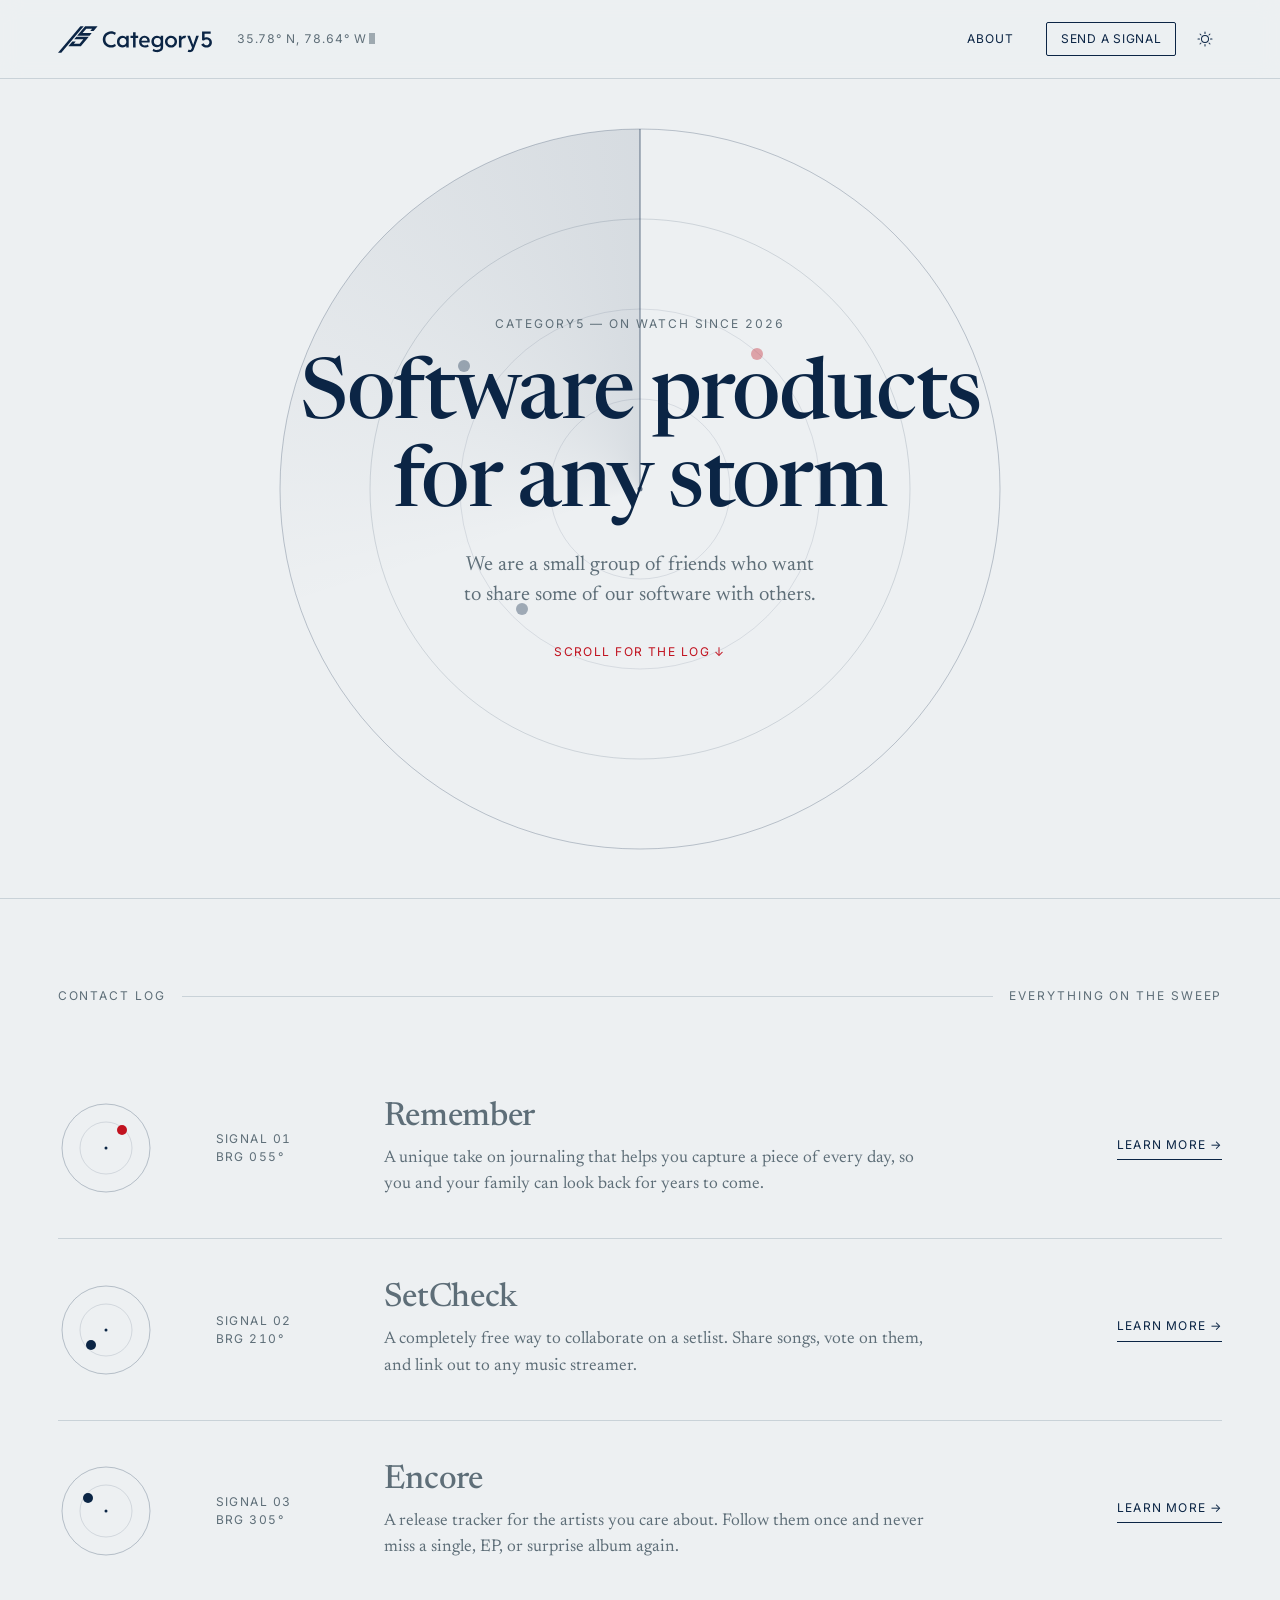
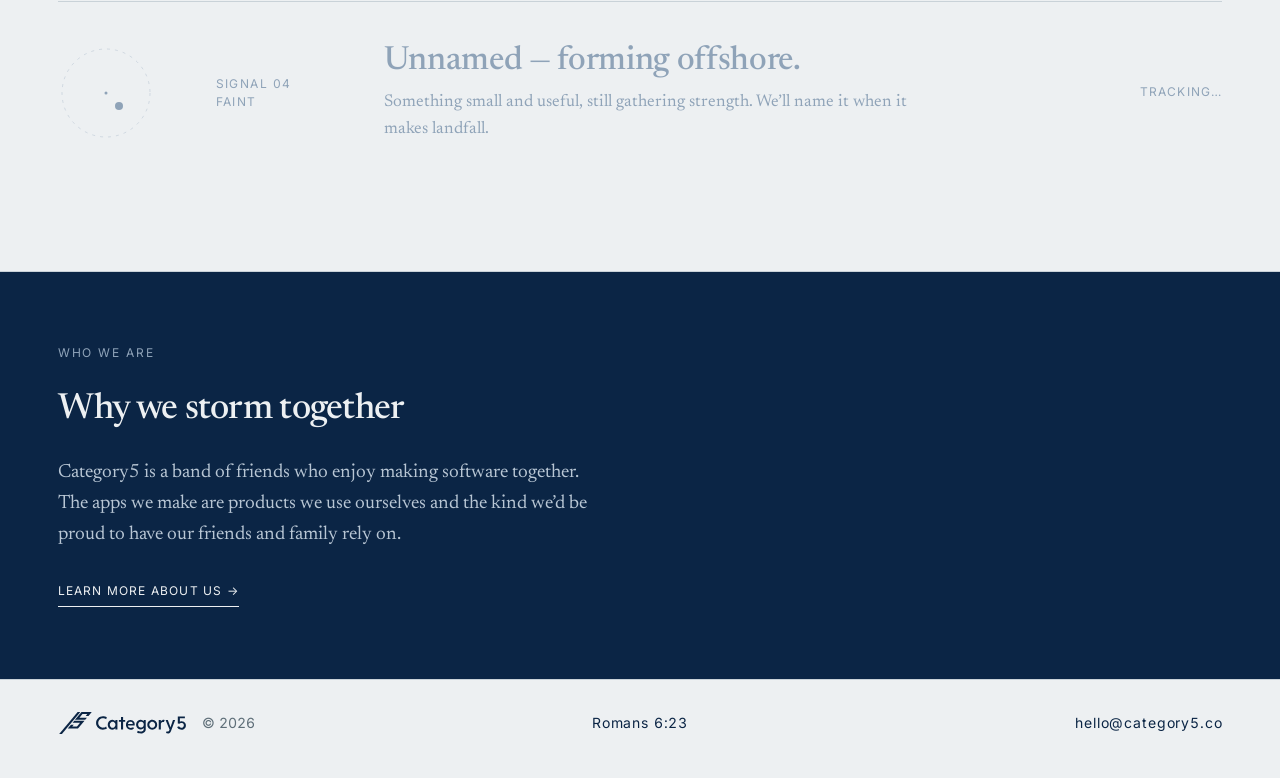
<file: index.html>
<!DOCTYPE html>
<html lang="en">
<head>
  <meta charset="UTF-8">
  <meta name="viewport" content="width=device-width, initial-scale=1.0">
  <title>Category5 — Software products for any storm</title>
  <meta name="description" content="Four developers building small, useful apps for real life. Every signal on this sweep is something we made.">
  <meta name="author" content="Category5">

  <link rel="icon" type="image/svg+xml" href="/assets/images/favicon.svg">
  <link rel="canonical" href="https://category5.co/">

  <meta property="og:type" content="website">
  <meta property="og:title" content="Category5 — Software products for any storm">
  <meta property="og:description" content="Four developers building small, useful apps for real life. Every signal on this sweep is something we made.">
  <meta property="og:url" content="https://category5.co/">
  <meta property="og:image" content="https://category5.co/assets/images/og-image.png">
  <meta name="twitter:card" content="summary_large_image">

  <script>
    (function () {
      try {
        var t = localStorage.getItem("theme");
        if (t) document.documentElement.dataset.theme = t;
      } catch (e) {}
    })();

    /* Always land at the top: drop any stale #hash and disable scroll restore */
    (function () {
      if ("scrollRestoration" in history) history.scrollRestoration = "manual";
      if (location.hash) history.replaceState(null, "", location.pathname + location.search);
      addEventListener("pageshow", function () { scrollTo({ top: 0, behavior: "instant" }); });
    })();
  </script>

  <script>
    !function(t,e){var o,n,p,r;e.__SV||(window.posthog=e,e._i=[],e.init=function(i,s,a){function g(t,e){var o=e.split(".");2==o.length&&(t=t[o[0]],e=o[1]),t[e]=function(){t.push([e].concat(Array.prototype.slice.call(arguments,0)))}}var u=e;for("undefined"!=typeof a?u=e[a]=[]:a="posthog",u.people=u.people||[],u.toString=function(t){var e="posthog";return"posthog"!==a&&(e+="."+a),t||(e+=" (stub)"),e},u.people.toString=function(){return u.toString(1)+".people (stub)"},p="init capture register register_once register_for_session unregister unregister_for_session getFeatureFlag getFeatureFlagPayload isFeatureEnabled reloadFeatureFlags group updateEarlyAccessFeatureEnrollment getEarlyAccessFeatures on onFeatureFlags onSessionId getSurveys getActiveMatchingSurveys renderSurvey canRenderSurvey getNextSurveyStep identify setPersonProperties groupIdentify alias setPersonPropertiesForFlags resetGroup setPersonPropertiesForFlags reset group Array.prototype.slice.call(arguments,0)".split(" "),r=0;r<p.length;r++)g(u,p[r]);e._i.push([i,s,a])},e.__SV=1.0,o=t.createElement("script"),n=t.getElementsByTagName("script")[0],o.type="text/javascript",o.async=!0,o.src=s.api_host.replace(".i.posthog.com","-assets.i.posthog.com")+"/static/array.js",(p=t.getElementsByTagName("script")[0]).parentNode.insertBefore(o,p))}(document,window.posthog||[]);
    posthog.init('phc_AbS95RgEFi346gUKsGRd5bDCMLLHYrsK9rWqM6aYkdkB', {
      api_host: 'https://us.i.posthog.com',
      person_profiles: 'identified_only',
    });
  </script>

  <link rel="preconnect" href="https://fonts.googleapis.com">
  <link rel="preconnect" href="https://fonts.gstatic.com" crossorigin>
  <link rel="stylesheet" href="https://fonts.googleapis.com/css2?family=Inter:wght@400;500&family=Newsreader:ital,opsz,wght@0,6..72,400;0,6..72,500;1,6..72,400&display=swap">

  <link rel="stylesheet" href="/styles.css">
</head>
<body>

  <nav class="nav" aria-label="Primary">
    <div class="nav__left">
      <a href="/" class="nav__brand" aria-label="Category5 home">
        <span class="brand-logo"></span>
      </a>
      <button type="button" class="nav__coords" aria-label="Toggle station coordinates">35.78&deg; N, 78.64&deg; W</button>
    </div>
    <button type="button" class="nav__hamburger" aria-label="Open menu" aria-expanded="false" aria-controls="nav-menu">
      <span class="nav__hamburger-bars" aria-hidden="true"></span>
    </button>

    <div class="nav__menu" id="nav-menu">
      <div class="nav__menu-inner">
        <a href="/about.html" class="nav__action">About</a>
        <a href="mailto:hello@category5.co" class="nav__action nav__action--cta">Send a signal</a>
        <button type="button" class="theme-toggle nav__action" aria-label="Switch to dark mode">
          <span class="theme-toggle__label">Dark mode</span>
          <span class="theme-toggle__icon theme-toggle__icon--sun" aria-hidden="true"></span>
          <span class="theme-toggle__icon theme-toggle__icon--moon" aria-hidden="true"></span>
        </button>
      </div>
    </div>
  </nav>

  <header class="hero">
    <div class="radar hero__radar" aria-hidden="true">
      <div class="radar__trail"></div>
      <svg class="radar__screen" viewBox="0 0 760 760" focusable="false">
        <circle class="radar__ring" cx="380" cy="380" r="360" stroke-opacity="0.24" />
        <circle class="radar__ring" cx="380" cy="380" r="270" stroke-opacity="0.14" />
        <circle class="radar__ring" cx="380" cy="380" r="180" stroke-opacity="0.10" />
        <circle class="radar__ring" cx="380" cy="380" r="90" stroke-opacity="0.10" />
        <g class="radar__arm" style="transform-origin: 380px 380px">
          <line class="radar__sweep" x1="380" y1="380" x2="380" y2="20" />
        </g>
        <circle class="radar__center" cx="380" cy="380" r="2.5" />
        <g class="radar__blip radar__blip--accent" style="--blip-delay: 2.27s">
          <circle class="radar__blip-dot" cx="497" cy="245" r="6" />
          <circle class="radar__blip-ring" cx="497" cy="245" r="13" />
        </g>
        <g class="radar__blip" style="--blip-delay: 12.47s">
          <circle class="radar__blip-dot" cx="262" cy="500" r="6" />
          <circle class="radar__blip-ring" cx="262" cy="500" r="13" />
        </g>
        <g class="radar__blip" style="--blip-delay: 16.94s">
          <circle class="radar__blip-dot" cx="204" cy="257" r="6" />
          <circle class="radar__blip-ring" cx="204" cy="257" r="13" />
        </g>
      </svg>
    </div>
    <div class="hero__copy">
      <p class="kicker hero__kicker">Category5 &mdash; On watch since 2026</p>
      <h1 class="hero__headline">Software products <br class="hero__headline-break">for any storm</h1>
      <p class="hero__sub">
        We are a small group of friends who want to share some of our software with others.
      </p>
      <a href="#log" class="hero__cue">Scroll for the log &darr;</a>
    </div>
  </header>

  <main id="log" class="contact-log" aria-label="Contact log">
    <div class="contact-log__header">
      <p class="kicker">Contact log</p>
      <span class="contact-log__rule" aria-hidden="true"></span>
      <p class="kicker">Everything on the sweep</p>
    </div>

    <!-- Remember -->
    <article class="log-entry" aria-labelledby="remember-name">
      <div class="log-entry__scope">
        <svg class="scope" width="96" height="96" viewBox="0 0 96 96" aria-hidden="true" focusable="false">
          <circle class="scope__ring" cx="48" cy="48" r="44" stroke-opacity="0.25" />
          <circle class="scope__ring" cx="48" cy="48" r="26" stroke-opacity="0.12" />
          <circle class="scope__center" cx="48" cy="48" r="1.5" />
          <circle class="scope__blip scope__blip--accent" cx="64" cy="30" r="5" />
        </svg>
      </div>
      <p class="log-entry__meta">Signal 01<br>BRG 055&deg;</p>
      <div class="log-entry__body">
        <h2 id="remember-name" class="log-entry__title">Remember</h2>
        <p class="log-entry__desc">
          A unique take on journaling that helps you capture a piece of every day,
          so you and your family can look back for years to come.
        </p>
      </div>
      <a href="https://rememberjournal.app/" class="mono-link log-entry__link" target="_blank" rel="noopener">Learn more &rarr;</a>
    </article>

    <!-- SetCheck -->
    <article class="log-entry" aria-labelledby="setcheck-name">
      <div class="log-entry__scope">
        <svg class="scope" width="96" height="96" viewBox="0 0 96 96" aria-hidden="true" focusable="false">
          <circle class="scope__ring" cx="48" cy="48" r="44" stroke-opacity="0.25" />
          <circle class="scope__ring" cx="48" cy="48" r="26" stroke-opacity="0.12" />
          <circle class="scope__center" cx="48" cy="48" r="1.5" />
          <circle class="scope__blip" cx="33" cy="63" r="5" />
        </svg>
      </div>
      <p class="log-entry__meta">Signal 02<br>BRG 210&deg;</p>
      <div class="log-entry__body">
        <h2 id="setcheck-name" class="log-entry__title">SetCheck</h2>
        <p class="log-entry__desc">
          A completely free way to collaborate on a setlist. Share songs, vote on them,
          and link out to any music streamer.
        </p>
      </div>
      <a href="https://www.setcheck.app/" class="mono-link log-entry__link" target="_blank" rel="noopener">Learn more &rarr;</a>
    </article>

    <!-- Encore -->
    <article class="log-entry" aria-labelledby="encore-name">
      <div class="log-entry__scope">
        <svg class="scope" width="96" height="96" viewBox="0 0 96 96" aria-hidden="true" focusable="false">
          <circle class="scope__ring" cx="48" cy="48" r="44" stroke-opacity="0.25" />
          <circle class="scope__ring" cx="48" cy="48" r="26" stroke-opacity="0.12" />
          <circle class="scope__center" cx="48" cy="48" r="1.5" />
          <circle class="scope__blip" cx="30" cy="35" r="5" />
        </svg>
      </div>
      <p class="log-entry__meta">Signal 03<br>BRG 305&deg;</p>
      <div class="log-entry__body">
        <h2 id="encore-name" class="log-entry__title">Encore</h2>
        <p class="log-entry__desc">
          A release tracker for the artists you care about. Follow them once
          and never miss a single, EP, or surprise album again.
        </p>
      </div>
      <a href="https://theencore.xyz/" class="mono-link log-entry__link" target="_blank" rel="noopener">Learn more &rarr;</a>
    </article>

    <!-- Forming offshore -->
    <article class="log-entry log-entry--faint" aria-labelledby="unnamed-name">
      <div class="log-entry__scope">
        <svg class="scope scope--faint" width="96" height="96" viewBox="0 0 96 96" aria-hidden="true" focusable="false">
          <circle class="scope__ring scope__ring--dashed" cx="48" cy="48" r="44" stroke-opacity="0.3" />
          <circle class="scope__center" cx="48" cy="48" r="1.5" />
          <circle class="scope__blip" cx="61" cy="61" r="4" />
        </svg>
      </div>
      <p class="log-entry__meta">Signal 04<br>Faint</p>
      <div class="log-entry__body">
        <h2 id="unnamed-name" class="log-entry__title">Unnamed &mdash; forming offshore.</h2>
        <p class="log-entry__desc">
          Something small and useful, still gathering strength.
          We&rsquo;ll name it when it makes landfall.
        </p>
      </div>
      <span class="log-entry__status">Tracking&hellip;</span>
    </article>
  </main>

  <!-- Manifest -->
  <section class="band" aria-labelledby="manifest-heading">
    <p class="kicker band__kicker">Who we are</p>
    <h2 id="manifest-heading" class="band__headline">Why we storm together</h2>
    <div class="band__cols">
      <p class="band__col">
        Category5 is a band of friends who enjoy making software together. The apps we make are products we
        use ourselves and the kind we&rsquo;d be proud to have our friends and family rely on.
      </p>
      <p class="band__col">
      </p>
    </div>
    <a href="/about.html" class="mono-link band__link">Learn more about us &rarr;</a>
  </section>

  <footer class="footer">
    <div class="footer__brand">
      <span class="brand-logo brand-logo--small" role="img" aria-label="Category5"></span>
      <span class="footer__copy">&copy; 2026</span>
    </div>
    <p class="footer__faith">Romans 6:23</p>
    <a href="mailto:hello@category5.co" class="footer__mail">hello@category5.co</a>
  </footer>

  <script src="/theme.js" defer></script>
</body>
</html>
</file>
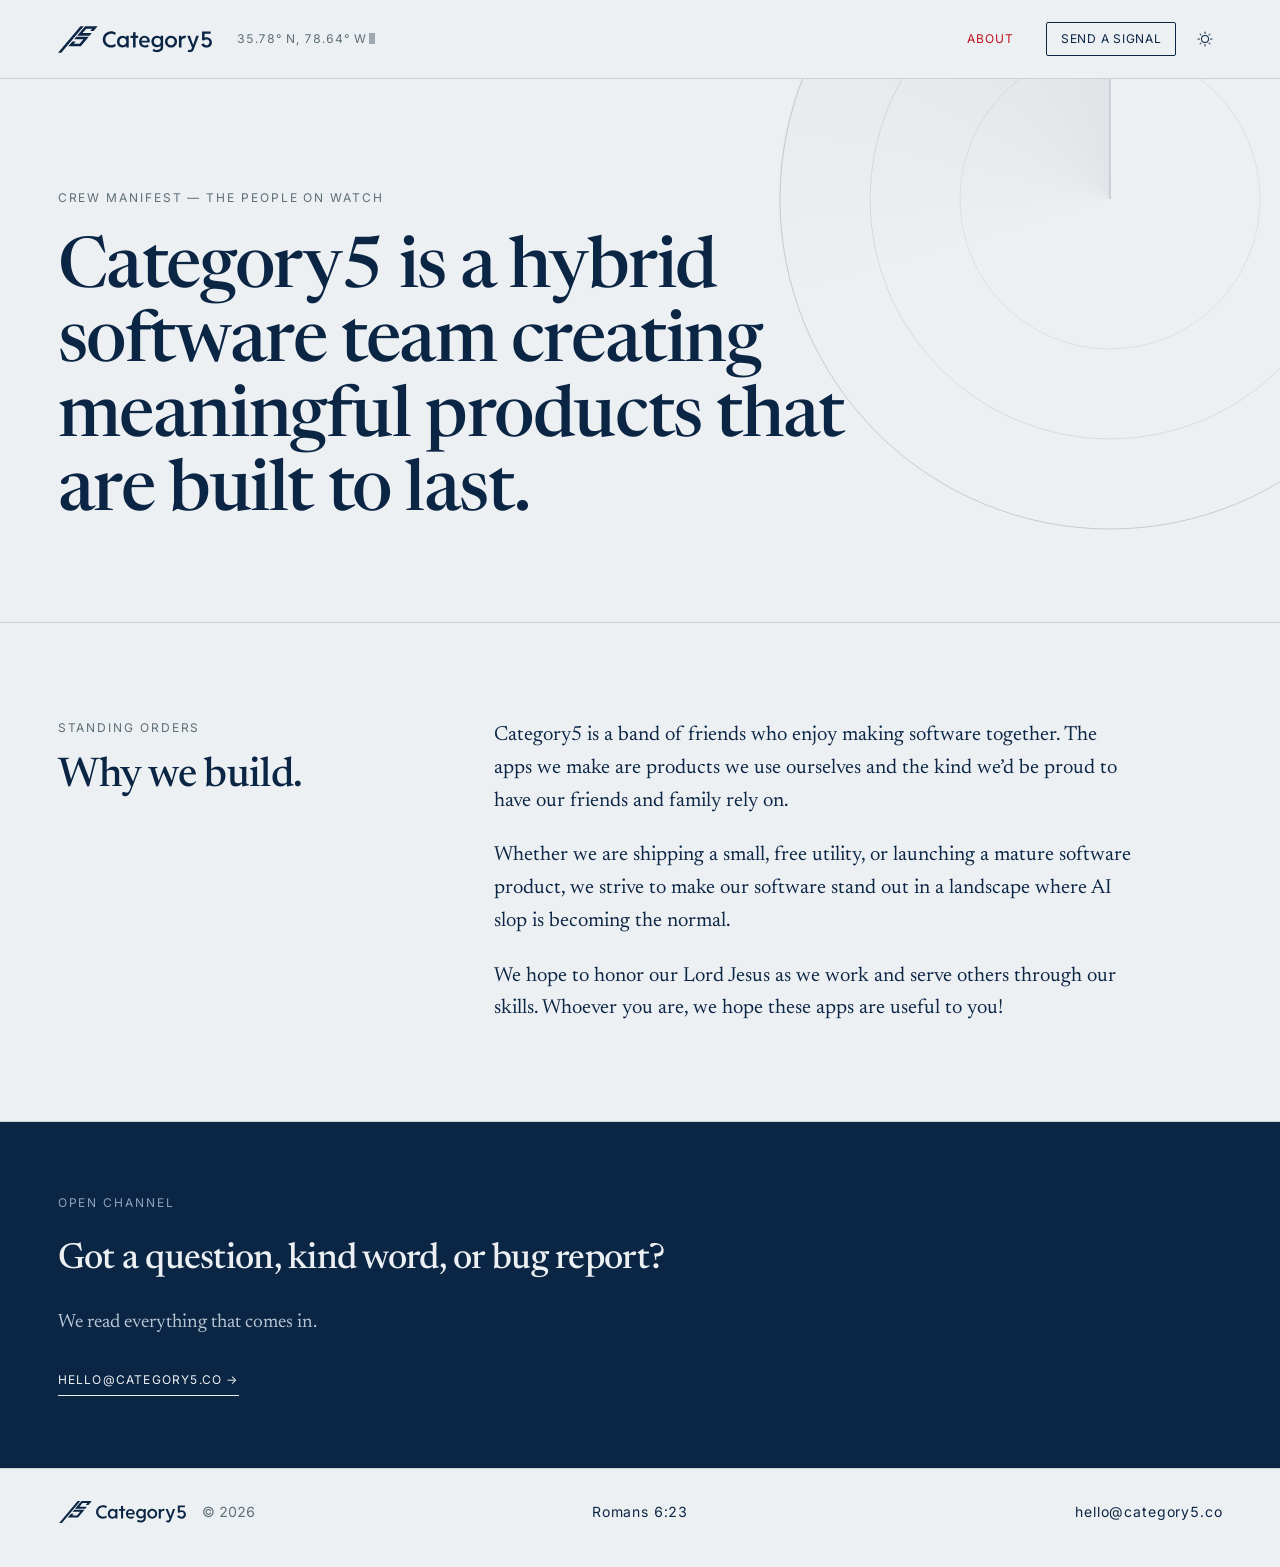
<file: about.html>
<!DOCTYPE html>
<html lang="en">
<head>
  <meta charset="UTF-8">
  <meta name="viewport" content="width=device-width, initial-scale=1.0">
  <title>About — Category5</title>
  <meta name="description" content="We are a small group of friends who want to share some of our software with others. We hope that some of you enjoy these products we have worked together on.">
  <meta name="author" content="Category5">

  <link rel="icon" type="image/svg+xml" href="/assets/images/favicon.svg">
  <link rel="canonical" href="https://category5.co/about.html">

  <meta property="og:type" content="website">
  <meta property="og:title" content="About — Category5">
  <meta property="og:description" content="We are a small group of friends who want to share some of our software with others. We hope that some of you enjoy these products we have worked together on.">
  <meta property="og:url" content="https://category5.co/about.html">
  <meta property="og:image" content="https://category5.co/assets/images/og-image.png">
  <meta name="twitter:card" content="summary_large_image">

  <script>
    (function () {
      try {
        var t = localStorage.getItem("theme");
        if (t) document.documentElement.dataset.theme = t;
      } catch (e) {}
    })();
  </script>

  <script>
    !function(t,e){var o,n,p,r;e.__SV||(window.posthog=e,e._i=[],e.init=function(i,s,a){function g(t,e){var o=e.split(".");2==o.length&&(t=t[o[0]],e=o[1]),t[e]=function(){t.push([e].concat(Array.prototype.slice.call(arguments,0)))}}var u=e;for("undefined"!=typeof a?u=e[a]=[]:a="posthog",u.people=u.people||[],u.toString=function(t){var e="posthog";return"posthog"!==a&&(e+="."+a),t||(e+=" (stub)"),e},u.people.toString=function(){return u.toString(1)+".people (stub)"},p="init capture register register_once register_for_session unregister unregister_for_session getFeatureFlag getFeatureFlagPayload isFeatureEnabled reloadFeatureFlags group updateEarlyAccessFeatureEnrollment getEarlyAccessFeatures on onFeatureFlags onSessionId getSurveys getActiveMatchingSurveys renderSurvey canRenderSurvey getNextSurveyStep identify setPersonProperties groupIdentify alias setPersonPropertiesForFlags resetGroup setPersonPropertiesForFlags reset group Array.prototype.slice.call(arguments,0)".split(" "),r=0;r<p.length;r++)g(u,p[r]);e._i.push([i,s,a])},e.__SV=1.0,o=t.createElement("script"),n=t.getElementsByTagName("script")[0],o.type="text/javascript",o.async=!0,o.src=s.api_host.replace(".i.posthog.com","-assets.i.posthog.com")+"/static/array.js",(p=t.getElementsByTagName("script")[0]).parentNode.insertBefore(o,p))}(document,window.posthog||[]);
    posthog.init('phc_AbS95RgEFi346gUKsGRd5bDCMLLHYrsK9rWqM6aYkdkB', {
      api_host: 'https://us.i.posthog.com',
      person_profiles: 'identified_only',
    });
  </script>

  <link rel="preconnect" href="https://fonts.googleapis.com">
  <link rel="preconnect" href="https://fonts.gstatic.com" crossorigin>
  <link rel="stylesheet" href="https://fonts.googleapis.com/css2?family=Inter:wght@400;500&family=Newsreader:ital,opsz,wght@0,6..72,400;0,6..72,500;1,6..72,400&display=swap">

  <link rel="stylesheet" href="/styles.css">
</head>
<body class="page-about">

  <nav class="nav" aria-label="Primary">
    <div class="nav__left">
      <a href="/" class="nav__brand" aria-label="Category5 home">
        <span class="brand-logo"></span>
      </a>
      <button type="button" class="nav__coords" aria-label="Toggle station coordinates">35.78&deg; N, 78.64&deg; W</button>
    </div>
    <button type="button" class="nav__hamburger" aria-label="Open menu" aria-expanded="false" aria-controls="nav-menu">
      <span class="nav__hamburger-bars" aria-hidden="true"></span>
    </button>

    <div class="nav__menu" id="nav-menu">
      <div class="nav__menu-inner">
        <a href="/about.html" class="nav__action" aria-current="page">About</a>
        <a href="mailto:hello@category5.co" class="nav__action nav__action--cta">Send a signal</a>
        <button type="button" class="theme-toggle nav__action" aria-label="Switch to dark mode">
          <span class="theme-toggle__label">Dark mode</span>
          <span class="theme-toggle__icon theme-toggle__icon--sun" aria-hidden="true"></span>
          <span class="theme-toggle__icon theme-toggle__icon--moon" aria-hidden="true"></span>
        </button>
      </div>
    </div>
  </nav>

  <header class="page-header">
    <div class="radar radar--faint page-header__radar" aria-hidden="true">
      <div class="radar__trail"></div>
      <svg class="radar__screen" viewBox="0 0 700 700" focusable="false">
        <circle class="radar__ring" cx="350" cy="350" r="330" stroke-opacity="0.18" />
        <circle class="radar__ring" cx="350" cy="350" r="240" stroke-opacity="0.10" />
        <circle class="radar__ring" cx="350" cy="350" r="150" stroke-opacity="0.08" />
        <g class="radar__arm" style="transform-origin: 350px 350px">
          <line class="radar__sweep" x1="350" y1="350" x2="350" y2="20" />
        </g>
      </svg>
    </div>
    <p class="kicker">Crew manifest &mdash; The people on watch</p>
    <h1 class="page-header__headline">Category5 is a hybrid software team creating meaningful products that are built to last.</h1>
    <!--<p class="page-header__lede">
      We run a small software station. No investors, no growth team, no ads &mdash;
      just four people who believe small, useful tools are a quiet way to serve others.
    </p>-->
  </header>

  <!--<section class="crew-grid" aria-label="The crew">
    <article class="crew-card crew-grid__item">
      <svg class="scope crew-card__scope" width="64" height="64" viewBox="0 0 64 64" aria-hidden="true" focusable="false">
        <circle class="scope__ring" cx="32" cy="32" r="30" stroke-opacity="0.3" />
        <circle class="scope__blip scope__blip--accent" cx="32" cy="32" r="6" />
      </svg>
      <p class="crew-card__watch">First watch</p>
      <h2 class="crew-card__name">The one who builds Remember</h2>
      <p class="crew-card__note">Keeps a journal on paper too. Forgets nothing now.</p>
    </article>
    <article class="crew-card crew-grid__item">
      <svg class="scope crew-card__scope" width="64" height="64" viewBox="0 0 64 64" aria-hidden="true" focusable="false">
        <circle class="scope__ring" cx="32" cy="32" r="30" stroke-opacity="0.3" />
        <circle class="scope__blip" cx="24" cy="40" r="6" />
      </svg>
      <p class="crew-card__watch">Second watch</p>
      <h2 class="crew-card__name">The one who builds SetCheck</h2>
      <p class="crew-card__note">Plays in a band. The group chat is for jokes now.</p>
    </article>
    <article class="crew-card crew-grid__item">
      <svg class="scope crew-card__scope" width="64" height="64" viewBox="0 0 64 64" aria-hidden="true" focusable="false">
        <circle class="scope__ring" cx="32" cy="32" r="30" stroke-opacity="0.3" />
        <circle class="scope__blip" cx="44" cy="26" r="6" />
      </svg>
      <p class="crew-card__watch">Third watch</p>
      <h2 class="crew-card__name">The one with the red pen</h2>
      <p class="crew-card__note">Design and words. Rewrites this page when we&rsquo;re not looking.</p>
    </article>
    <article class="crew-card crew-grid__item">
      <svg class="scope crew-card__scope" width="64" height="64" viewBox="0 0 64 64" aria-hidden="true" focusable="false">
        <circle class="scope__ring" cx="32" cy="32" r="30" stroke-opacity="0.3" />
        <circle class="scope__blip" cx="20" cy="24" r="6" />
      </svg>
      <p class="crew-card__watch">Fourth watch</p>
      <h2 class="crew-card__name">The one who keeps the lights on</h2>
      <p class="crew-card__note">Servers, backups, and the occasional 2 a.m. page.</p>
    </article>
  </section>-->

  <section class="why" aria-labelledby="why-heading">
    <div class="why__head">
      <p class="kicker">Standing orders</p>
      <h2 id="why-heading" class="why__headline">Why we build.</h2>
    </div>
    <div class="why__body">
      <p class="why__lede">
        Category5 is a band of friends who enjoy making software together. The apps we make are products we
        use ourselves and the kind we&rsquo;d be proud to have our friends and family rely on.
      </p>
      <p class="why__lede">
        Whether we are shipping a small, free utility, or launching a mature software product, we strive to make
        our software stand out in a landscape where AI slop is becoming the normal.
      </p>
      <p class="why__lede">
        We hope to honor our Lord Jesus as we work and serve others through our skills. Whoever you are, we hope these apps are useful to you!
      </p>
    </div>
  </section>

  <section class="band" aria-labelledby="say-hi-heading">
    <p class="kicker band__kicker">Open channel</p>
    <h2 id="say-hi-heading" class="band__headline">Got a question, kind word, or bug report?</h2>
    <div class="band__cols">
      <p class="band__col">We read everything that comes in.</p>
    </div>
    <a href="mailto:hello@category5.co" class="mono-link band__link">hello@category5.co &rarr;</a>
  </section>

  <footer class="footer">
    <div class="footer__brand">
      <span class="brand-logo brand-logo--small" role="img" aria-label="Category5"></span>
      <span class="footer__copy">&copy; 2026</span>
    </div>
    <p class="footer__faith">Romans 6:23</p>
    <a href="mailto:hello@category5.co" class="footer__mail">hello@category5.co</a>
  </footer>

  <script src="/theme.js" defer></script>
</body>
</html>
</file>
<file: styles.css>
/* =============================================================
   Category5 — styles.css
   Radar station · mist paper / night watch · Newsreader + Inter
   BEM structure: blocks own their elements (block__element) and
   modifiers (block--modifier); context tweaks use mixes.
   ============================================================= */

/* ---------- Tokens ---------- */
/* Colors are declared once as light-dark(day watch, night watch); the
   effective scheme follows the OS unless data-theme (stamped pre-paint
   from localStorage) pins it via color-scheme below. */
:root {
  color-scheme: light dark;

  --bg:            light-dark(#EDF0F2, #081E38);
  --ink:           light-dark(#0B2545, #E8EEF4);
  --muted:         light-dark(#5E6E78, #8FA3B8);
  --soft:          light-dark(#3E5165, #B8C6D4);
  --faint:         light-dark(#8FA3B8, #5E6E78);
  --line:          light-dark(#C9D2D8, #1E3A5C);
  --accent:        light-dark(#C1121F, #FF4D5A);

  /* Inverse band (opposite surface on the page) */
  --inverse-bg:     light-dark(#0B2545, #E8EEF4);
  --inverse-ink:    light-dark(#EDF0F2, #0B2545);
  --inverse-soft:   light-dark(#B8C6D4, #3E5165);
  --inverse-kicker: light-dark(#8FA3B8, #5E6E78);

  /* Radar */
  --sweep-o: 0.4;
  --dot-o:   0.6;
  --trail: light-dark(color-mix(in srgb, var(--ink) 10%, transparent),
                      color-mix(in srgb, var(--ink) 16%, transparent));

  /* Theme toggle icon (shows the active mode) */
  --show-sun:  block;
  --show-moon: none;

  /* Type */
  --serif: "Newsreader", "Iowan Old Style", Georgia, serif;
  --sans:  "Inter", -apple-system, system-ui, sans-serif;

  /* Layout */
  --gutter: clamp(1.25rem, 4.5vw, 4rem);
  --nav-control-h: 2.125rem;
  --nav-pad-y: 1.375rem;
  /* Frosted treatment shared by the nav bar and its drop-down menu */
  --glass: saturate(140%) blur(10px);
  /* The nav is a single row at every width: its controls are all --nav-control-h
     tall and the open menu is taken out of flow, so its height is derivable. */
  --nav-h: calc(2 * var(--nav-pad-y) + var(--nav-control-h) + 1px);

  /* Motion */
  --ease: cubic-bezier(.2, .7, .25, 1);
  --sweep-period: 20s;
}

/* An explicit choice pins the scheme; light-dark() colors follow it */
:root[data-theme="light"] { color-scheme: light; }
:root[data-theme="dark"]  { color-scheme: dark; }

/* Non-color night-watch tokens (light-dark() only takes colors) */
:root[data-theme="dark"] {
  --sweep-o: 0.7;
  --dot-o:   1;
  --show-sun:  none;
  --show-moon: block;
}

@media (prefers-color-scheme: dark) {
  :root:not([data-theme="light"]) {
    --sweep-o: 0.7;
    --dot-o:   1;
    --show-sun:  none;
    --show-moon: block;
  }
}

/* ---------- Reset (tag selectors allowed here only) ---------- */
*, *::before, *::after { box-sizing: border-box; }
html { -webkit-text-size-adjust: 100%; }
body { margin: 0; }
img, svg { max-width: 100%; display: block; }
ul, ol { list-style: none; padding: 0; margin: 0; }
button { font: inherit; background: none; border: 0; padding: 0; cursor: pointer; color: inherit; }
h1, h2, h3, p { margin: 0; }

/* ---------- Base ---------- */
html {
  background: var(--bg);
  color: var(--ink);
  font-family: var(--serif);
  font-size: 16px;
  line-height: 1.55;
  scroll-behavior: smooth;
  -webkit-font-smoothing: antialiased;
  -moz-osx-font-smoothing: grayscale;
}

@media (prefers-reduced-motion: reduce) {
  html { scroll-behavior: auto; }
}

body {
  min-height: 100vh;
  overflow-x: hidden;
}

a { color: inherit; }

::selection {
  background: var(--accent);
  color: var(--bg);
}

/* ---------- Shared type blocks ---------- */
.kicker {
  font-family: var(--sans);
  font-size: 0.75rem;
  letter-spacing: 0.16em;
  text-transform: uppercase;
  font-variant-numeric: tabular-nums;
  color: var(--muted);
}

.mono-link {
  display: inline-block;
  font-family: var(--sans);
  font-size: 0.75rem;
  letter-spacing: 0.1em;
  text-transform: uppercase;
  text-decoration: none;
  color: var(--ink);
  padding-bottom: 5px;
  border-bottom: 1px solid var(--ink);
  transition: color .18s var(--ease), border-color .18s var(--ease);

  &:hover { color: var(--accent); border-color: var(--accent); }
}

/* ---------- Brand logo (masked so it themes) ---------- */
.brand-logo {
  display: block;
  width: 155px;
  height: 27px;
  background: currentColor;
  -webkit-mask: url("/assets/images/cat5-logo.svg") no-repeat center / contain;
  mask: url("/assets/images/cat5-logo.svg") no-repeat center / contain;

  &.brand-logo--small { width: 130px; height: 22px; }
}

/* ---------- Nav ---------- */
.nav {
  position: sticky;
  top: 0;
  z-index: 50;
  display: flex;
  align-items: center;
  justify-content: space-between;
  gap: 1rem 1.5rem;
  padding: var(--nav-pad-y) var(--gutter);
  background: color-mix(in srgb, var(--bg) 90%, transparent);
  backdrop-filter: var(--glass);
  -webkit-backdrop-filter: var(--glass);
  border-bottom: 1px solid var(--line);

  .nav__left { display: flex; align-items: center; gap: 1.5rem; white-space: nowrap; }

  .nav__brand {
    color: var(--ink);

    &:hover { color: var(--muted); }
  }

  .nav__coords {
    font-family: var(--sans);
    font-size: 0.75rem;
    letter-spacing: 0.08em;
    /* Both station strings share a shape, so tabular figures keep them identical */
    font-variant-numeric: tabular-nums;
    color: var(--muted);
    transition: color .18s var(--ease);

    &:hover { color: var(--ink); }

    /* Drawn rather than a "█" glyph: Inter's subsets omit U+2588, so the
       character would fall back to a system font of unpredictable size */
    &::after {
      content: "";
      display: inline-block;
      width: 0.5em;
      height: 0.95em;
      margin-left: 0.2em;
      vertical-align: -0.14em;
      background: currentColor;
      opacity: 0.55;
      animation: coords-blink 1.2s step-end infinite;
    }

    &.nav__coords--typing::after { animation: none; }
  }

  .nav__hamburger {
    display: inline-flex;
    align-items: center;
    justify-content: center;
    width: var(--nav-control-h);
    height: var(--nav-control-h);
    padding: 0;
    color: var(--ink);
    border: 1px solid transparent;
    border-radius: 2px;
    transition: border-color .18s var(--ease);

    &:hover { border-color: var(--ink); }

    /* Three bars: the middle one is the element, the outer two its pseudos */
    .nav__hamburger-bars,
    .nav__hamburger-bars::before,
    .nav__hamburger-bars::after {
      display: block;
      width: 18px;
      height: 1.5px;
      background: currentColor;
      transition: transform .28s var(--ease), opacity .18s var(--ease);
    }

    .nav__hamburger-bars {
      position: relative;

      &::before, &::after { content: ""; position: absolute; left: 0; }
      &::before { top: -6px; }
      &::after  { top: 6px; }
    }

    &[aria-expanded="true"] .nav__hamburger-bars {
      background: transparent;

      &::before { transform: translateY(6px) rotate(45deg); }
      &::after  { transform: translateY(-6px) rotate(-45deg); }
    }
  }

  /* Slide-down panel: the grid row collapses to 0fr when closed.
     Absolute positioning resolves against the nav's padding box, so top:100%
     would land on the nav's bottom border and paint over it; the extra 1px
     clears the border so the header keeps its divider at every width. */
  .nav__menu {
    position: absolute;
    top: calc(100% + 1px);
    left: 0;
    right: 0;
    display: grid;
    grid-template-rows: 0fr;
    background: color-mix(in srgb, var(--bg) 96%, transparent);
    backdrop-filter: var(--glass);
    -webkit-backdrop-filter: var(--glass);
    border-bottom: 1px solid transparent;
    transition: grid-template-rows .3s var(--ease), border-color .3s var(--ease);

    .nav__menu-inner {
      display: flex;
      flex-direction: column;
      min-height: 0;
      overflow: hidden;
      opacity: 0;
      /* Keeps the collapsed links out of the tab order */
      visibility: hidden;
      transition: opacity .2s var(--ease), visibility .3s var(--ease);
    }

    &.nav__menu--open {
      grid-template-rows: 1fr;
      border-bottom-color: var(--line);

      .nav__menu-inner {
        opacity: 1;
        visibility: visible;
        transition-delay: .08s, 0s;
      }
    }
  }

  .nav__action {
    display: flex;
    align-items: center;
    justify-content: space-between;
    gap: 1rem;
    width: 100%;
    padding: 1rem var(--gutter);
    font-family: var(--sans);
    font-size: 0.8125rem;
    letter-spacing: 0.08em;
    text-transform: uppercase;
    text-align: left;
    text-decoration: none;
    color: var(--ink);
    border-top: 1px solid var(--line);
    transition: background .18s var(--ease), color .18s var(--ease);

    &:first-child { border-top: 0; }
    &:hover { color: var(--accent); }
    &[aria-current="page"] { color: var(--accent); }
  }

  @media (max-width: 480px) {
    .nav__coords { display: none; }
  }

  /* iPad and up: the menu unfolds back into the full inline nav */
  @media (min-width: 768px) {
    .nav__hamburger { display: none; }

    .nav__menu {
      position: static;
      display: block;
      background: none;
      backdrop-filter: none;
      -webkit-backdrop-filter: none;
      border-bottom: 0;

      .nav__menu-inner {
        flex-direction: row;
        align-items: center;
        gap: 2rem;
        overflow: visible;
        opacity: 1;
        visibility: visible;
      }
    }

    .nav__action {
      width: auto;
      padding: 0;
      font-size: 0.75rem;
      white-space: nowrap;
      border-top: 0;
    }

    .nav__action--cta {
      height: var(--nav-control-h);
      padding: 0 0.875rem;
      letter-spacing: 0.06em;
      border: 1px solid var(--ink);
      border-radius: 2px;
      transition: background .18s var(--ease), color .18s var(--ease);

      &:hover { background: var(--ink); color: var(--bg); }
    }

    /* Back to the icon-only square button */
    .theme-toggle {
      justify-content: center;
      width: var(--nav-control-h);
      height: var(--nav-control-h);
      margin-left: -1.25rem;
      border: 1px solid transparent;
      border-radius: 2px;
      transition: border-color .18s var(--ease);

      &:hover { border-color: var(--ink); }

      .theme-toggle__label {
        position: absolute;
        width: 1px;
        height: 1px;
        overflow: hidden;
        clip-path: inset(50%);
        white-space: nowrap;
      }
    }
  }

  @media (prefers-reduced-motion: reduce) {
    .nav__coords::after { animation: none; }
  }
}

@keyframes coords-blink {
  50% { opacity: 0; }
}

/* ---------- Theme toggle ---------- */
.theme-toggle {
  /* Layout comes from .nav__action; this block only carries the icons */

  /* Masked like .brand-logo so the icons theme via currentColor */
  .theme-toggle__icon {
    width: 16px;
    height: 16px;
    flex-shrink: 0;
    background: currentColor;

    /* The icon shows the theme that's currently active */
    &.theme-toggle__icon--sun {
      display: var(--show-sun);
      -webkit-mask: url("/assets/images/sun.svg") no-repeat center / contain;
      mask: url("/assets/images/sun.svg") no-repeat center / contain;
    }

    &.theme-toggle__icon--moon {
      display: var(--show-moon);
      -webkit-mask: url("/assets/images/moon.svg") no-repeat center / contain;
      mask: url("/assets/images/moon.svg") no-repeat center / contain;
    }
  }
}

/* ---------- Radar (shared sweep visual; hero + page header) ---------- */
.radar {
  pointer-events: none;

  .radar__screen {
    position: absolute;
    inset: 0;
    width: 100%;
    height: 100%;
    max-width: none;
    color: var(--ink);
  }

  .radar__ring   { fill: none; stroke: currentColor; }
  .radar__sweep  { stroke: currentColor; stroke-width: 1.5; opacity: var(--sweep-o); }
  .radar__center { fill: currentColor; opacity: var(--dot-o); }

  /* The arm spins once per --sweep-period; blip flares run on the same
     clock, offset by each blip's bearing (inline per blip:
     --blip-delay = bearing / 360° × --sweep-period), so they fire as the
     arm crosses. Each arm's transform-origin is inline in the SVG. */
  .radar__arm { animation: radar-rotate var(--sweep-period) linear infinite; }

  .radar__trail {
    position: absolute;
    inset: 2.632%;
    border-radius: 50%;
    background: conic-gradient(from 0deg, transparent 0deg 250deg, var(--trail) 360deg);
    animation: radar-rotate var(--sweep-period) linear infinite;
  }

  .radar__blip--accent { color: var(--accent); }

  .radar__blip-dot {
    fill: currentColor;
    opacity: 0.35;
    transform-box: fill-box;
    transform-origin: center;
    animation: blip-flare var(--sweep-period) linear infinite;
    animation-delay: var(--blip-delay, 0s);
  }

  .radar__blip-ring {
    fill: none;
    stroke: currentColor;
    opacity: 0;
    transform-box: fill-box;
    transform-origin: center;
    animation: blip-ripple var(--sweep-period) linear infinite;
    animation-delay: var(--blip-delay, 0s);
  }

  &.radar--faint {
    .radar__sweep { stroke-width: 1; opacity: 0.25; }
    .radar__trail { opacity: 0.6; }
  }

  /* theme.js toggles this while the radar is off-screen (all animations
     share one clock, so pausing together keeps the blips in sync) */
  &.radar--paused {
    .radar__arm,
    .radar__trail,
    .radar__blip-dot,
    .radar__blip-ring { animation-play-state: paused; }
  }

  @media (prefers-reduced-motion: reduce) {
    .radar__arm,
    .radar__trail,
    .radar__blip-dot,
    .radar__blip-ring { animation: none; }
    .radar__arm,
    .radar__trail { transform: rotate(30deg); }
    .radar__blip-dot  { opacity: 1; }
    .radar__blip-ring { opacity: 0.35; }
  }
}

@keyframes radar-rotate {
  to { transform: rotate(360deg); }
}

@keyframes blip-flare {
  0%   { opacity: 1; transform: scale(1.45); }
  4%   { transform: scale(1); }
  38%  { opacity: 0.35; }
  100% { opacity: 0.35; }
}

@keyframes blip-ripple {
  0%   { opacity: 0.7; transform: scale(0.4); }
  9%   { opacity: 0; transform: scale(1.7); }
  100% { opacity: 0; transform: scale(1.7); }
}

/* ---------- Scope (small station dial) ---------- */
.scope {
  color: var(--ink);

  .scope__ring {
    fill: none;
    stroke: currentColor;

    &.scope__ring--dashed { stroke-dasharray: 3 5; }
  }

  .scope__center { fill: currentColor; }

  .scope__blip {
    fill: currentColor;

    &.scope__blip--accent { fill: var(--accent); }
  }

  &.scope--faint { color: var(--faint); }
}

/* ---------- Hero ---------- */
.hero {
  position: relative;
  display: flex;
  flex-direction: column;
  align-items: center;
  justify-content: center;
  /* Fills the viewport left over below the nav, so the copy centers optically */
  min-height: clamp(520px, calc(100svh - var(--nav-h)), 820px);
  overflow: clip;
  border-bottom: 1px solid var(--line);

  .hero__radar {
    position: absolute;
    top: 50%;
    left: 50%;
    transform: translate(-50%, -50%);
    height: calc(100dvh - 100px);
    max-height: 760px;
    width: auto;
    aspect-ratio: 1;
  }

  .hero__copy {
    position: relative;
    display: flex;
    flex-direction: column;
    align-items: center;
    text-align: center;
    padding: 0 var(--gutter);
  }

  /* Mix: spacing for the kicker block within the hero */
  .hero__kicker { margin-bottom: 1.25rem; }

  .hero__headline {
    font-weight: 500;
    font-size: clamp(3rem, 8.5vw, 5.25rem);
    line-height: 1.05;
    letter-spacing: -0.02em;
    color: var(--ink);
    max-width: 20ch;
    text-wrap: balance;
  }

  /* Mix: the manual break only helps once the line fits on one row. This
     breakpoint is tuned to the current headline text — re-check it if the
     copy changes, since a longer line needs to fall back to balance sooner. */
  .hero__headline-break {
    @media (max-width: 560px) { display: none; }
  }

  .hero__sub {
    font-size: clamp(1.1875rem, 1.6vw, 1.3125rem);
    line-height: 1.5;
    color: var(--muted);
    max-width: 28rem;
    margin-top: 1.225rem;
    text-wrap: balance;
  }

  .hero__cue {
    display: inline-block;
    font-family: var(--sans);
    font-size: 0.75rem;
    letter-spacing: 0.12em;
    text-transform: uppercase;
    text-decoration: none;
    color: var(--accent);
    margin-top: 2rem;

    &:hover { text-decoration: underline; text-underline-offset: 0.3em; }
  }
}

/* ---------- Contact log ---------- */
.contact-log {
  padding: clamp(3.5rem, 8vw, 5.5rem) var(--gutter);
  border-bottom: 1px solid var(--line);

  .contact-log__header {
    display: flex;
    align-items: baseline;
    gap: 1rem;
    margin-bottom: clamp(2rem, 5vw, 3.25rem);
  }

  .contact-log__rule {
    flex: 1;
    align-self: center;
    height: 1px;
    background: var(--line);
  }
}

.log-entry {
  display: flex;
  align-items: center;
  gap: 3rem;
  padding: 2.5rem 0;
  border-bottom: 1px solid var(--line);
  color: var(--muted);

  .log-entry__scope { width: 6.875rem; flex-shrink: 0; }

  /* Tabular figures line the signal and bearing numbers up down the column */
  .log-entry__meta {
    width: 7.5rem;
    flex-shrink: 0;
    font-family: var(--sans);
    font-size: 0.75rem;
    line-height: 1.5;
    letter-spacing: 0.12em;
    text-transform: uppercase;
    font-variant-numeric: tabular-nums;
  }

  .log-entry__body { flex: 1; min-width: 0; }

  .log-entry__title {
    font-weight: 500;
    font-size: clamp(1.5rem, 2.6vw, 2.25rem);
    line-height: 1.2;
    letter-spacing: -0.01em;
    transition: color .18s var(--ease);
  }

  &:hover .log-entry__title { color: var(--ink); }

  .log-entry__desc {
    font-size: 1.0625rem;
    line-height: 1.55;
    max-width: 35rem;
    margin-top: 0.5rem;
  }

  /* Mix: layout for the mono-link block within the entry row */
  .log-entry__link {
    flex-shrink: 0;
    align-self: center;
  }

  .log-entry__status {
    flex-shrink: 0;
    align-self: center;
    font-family: var(--sans);
    font-size: 0.75rem;
    letter-spacing: 0.1em;
    text-transform: uppercase;
    color: var(--faint);
  }

  &.log-entry--faint {
    color: var(--faint);

    &:hover .log-entry__title { color: var(--faint); }
  }

  @media (max-width: 860px) {
    & { flex-wrap: wrap; gap: 1.25rem 2rem; }
    .log-entry__body { flex-basis: 100%; order: 3; }
    .log-entry__meta { width: auto; align-self: center; }
    .log-entry__link,
    .log-entry__status { order: 4; }
  }

  &:last-child {
      border-bottom: 0;
  }
}

/* ---------- Inverse band (manifest / say hi) ---------- */
.band {
  background: var(--inverse-bg);
  color: var(--inverse-soft);
  padding: clamp(3rem, 7vw, 4.5rem) var(--gutter);

  /* Mix: inverse color for the kicker block within the band */
  .band__kicker { color: var(--inverse-kicker); }

  .band__headline {
    font-weight: 500;
    font-size: clamp(1.625rem, 3vw, 2.25rem);
    line-height: 1.1;
    letter-spacing: -0.02em;
    color: var(--inverse-ink);
    margin-top: 1.75rem;
  }

  .band__cols {
    display: flex;
    gap: clamp(2rem, 5vw, 4.5rem);
    margin-top: 1.75rem;
  }

  .band__col {
    flex: 1;
    font-size: clamp(1.0625rem, 1.5vw, 1.25rem);
    line-height: 1.6;
  }

  /* Mix: inverse styling for the mono-link block within the band */
  .band__link {
    margin-top: 2rem;
    color: var(--inverse-ink);
    border-color: var(--inverse-ink);

    &:hover { opacity: 0.7; }
  }

  @media (max-width: 720px) {
    .band__cols { flex-direction: column; gap: 1.25rem; }
  }
}

/* ---------- About: page header ---------- */
.page-header {
  position: relative;
  overflow: clip;
  padding: clamp(4rem, 10vw, 6.875rem) var(--gutter) clamp(3.5rem, 8vw, 5.625rem);
  border-bottom: 1px solid var(--line);

  .page-header__headline {
    font-weight: 500;
    font-size: clamp(2.25rem, 5.5vw, 4.5rem);
    line-height: 1.06;
    letter-spacing: -0.02em;
    color: var(--ink);
    max-width: 18ch;
    margin-top: 1.625rem;
  }

  .page-header__lede {
    font-size: clamp(1.125rem, 1.5vw, 1.25rem);
    line-height: 1.55;
    color: var(--muted);
    max-width: 35rem;
    margin-top: 1.625rem;
  }

  /* Mix: positions the radar block within the page header */
  .page-header__radar {
    position: absolute;
    right: -180px;
    top: -230px;
    width: 700px;
    height: 700px;
  }
}

/* ---------- About: crew grid ---------- */
.crew-grid {
  display: grid;
  grid-template-columns: repeat(4, 1fr);
  border-bottom: 1px solid var(--line);

  /* Mix: grid-position borders for crew-card blocks (positional by nature) */
  .crew-grid__item {
    border-right: 1px solid var(--line);

    &:last-child { border-right: 0; }
  }

  @media (max-width: 980px) {
    & { grid-template-columns: repeat(2, 1fr); }
    .crew-grid__item:nth-child(2n) { border-right: 0; }
    .crew-grid__item:nth-child(-n+2) { border-bottom: 1px solid var(--line); }
  }

  @media (max-width: 560px) {
    & { grid-template-columns: 1fr; }
    .crew-grid__item {
      border-right: 0;
      border-bottom: 1px solid var(--line);

      &:last-child { border-bottom: 0; }
    }
  }
}

.crew-card {
  display: flex;
  flex-direction: column;
  gap: 0.875rem;
  padding: clamp(2rem, 4vw, 3.25rem) clamp(1.5rem, 3vw, 3rem);

  /* Mix: layout for the scope block within the card */
  .crew-card__scope { flex-shrink: 0; }

  .crew-card__watch {
    font-family: var(--sans);
    font-size: 0.6875rem;
    letter-spacing: 0.16em;
    text-transform: uppercase;
    color: var(--muted);
  }

  .crew-card__name {
    font-weight: 500;
    font-size: 1.5rem;
    line-height: 1.25;
    color: var(--ink);
  }

  .crew-card__note {
    font-size: 0.9375rem;
    line-height: 1.55;
    color: var(--muted);
  }
}

/* ---------- About: why we build ---------- */
.why {
  display: flex;
  gap: clamp(2.5rem, 6vw, 5rem);
  padding: clamp(3.5rem, 8vw, 6rem) var(--gutter);
  border-bottom: 1px solid var(--line);

  .why__head {
    width: 22.5rem;
    flex-shrink: 0;
    display: flex;
    flex-direction: column;
    gap: 1rem;
  }

  .why__headline {
    font-weight: 500;
    font-size: clamp(2rem, 3.2vw, 2.75rem);
    line-height: 1.1;
    letter-spacing: -0.015em;
    color: var(--ink);
  }

  .why__body {
    flex: 1;
    display: flex;
    flex-direction: column;
    gap: 1.375rem;
  }

  .why__lede {
    font-size: clamp(1.125rem, 1.6vw, 1.3125rem);
    line-height: 1.6;
    color: var(--ink);
    max-width: 40rem;
  }

  .why__text {
    font-size: 1.125rem;
    line-height: 1.6;
    color: var(--muted);
    max-width: 40rem;
  }

  @media (max-width: 860px) {
    & { flex-direction: column; }
    .why__head { width: auto; }
  }
}

/* ---------- Footer ---------- */
.footer {
  display: flex;
  align-items: center;
  gap: 1rem;
  padding: 2rem var(--gutter) 2.75rem;
  border-top: 1px solid var(--line);
  font-family: var(--sans);
  font-size: 0.875rem;
  font-variant-numeric: tabular-nums;

  .footer__brand {
    flex: 1;
    display: flex;
    align-items: center;
    gap: 0.875rem;
    color: var(--ink);
  }

  .footer__copy { color: var(--muted); }

  .footer__faith {
    letter-spacing: 0.06em;
    color: var(--ink);
  }

  .footer__mail {
    flex: 1;
    text-align: right;
    letter-spacing: 0.06em;
    text-decoration: none;
    color: var(--ink);

    &:hover { color: var(--accent); }
  }

  /* Brand takes its own row; the verse and the address share the next one */
  @media (max-width: 640px) {
    & { flex-wrap: wrap; gap: 1.25rem 1rem; }
    .footer__brand { flex: 0 0 100%; }
    .footer__faith { flex: 0 0 auto; }
  }
}

/* ---------- Print ---------- */
@media print {
  .nav, .hero .hero__cue, .theme-toggle { display: none; }
  body { background: white; color: black; }
}
</file>
